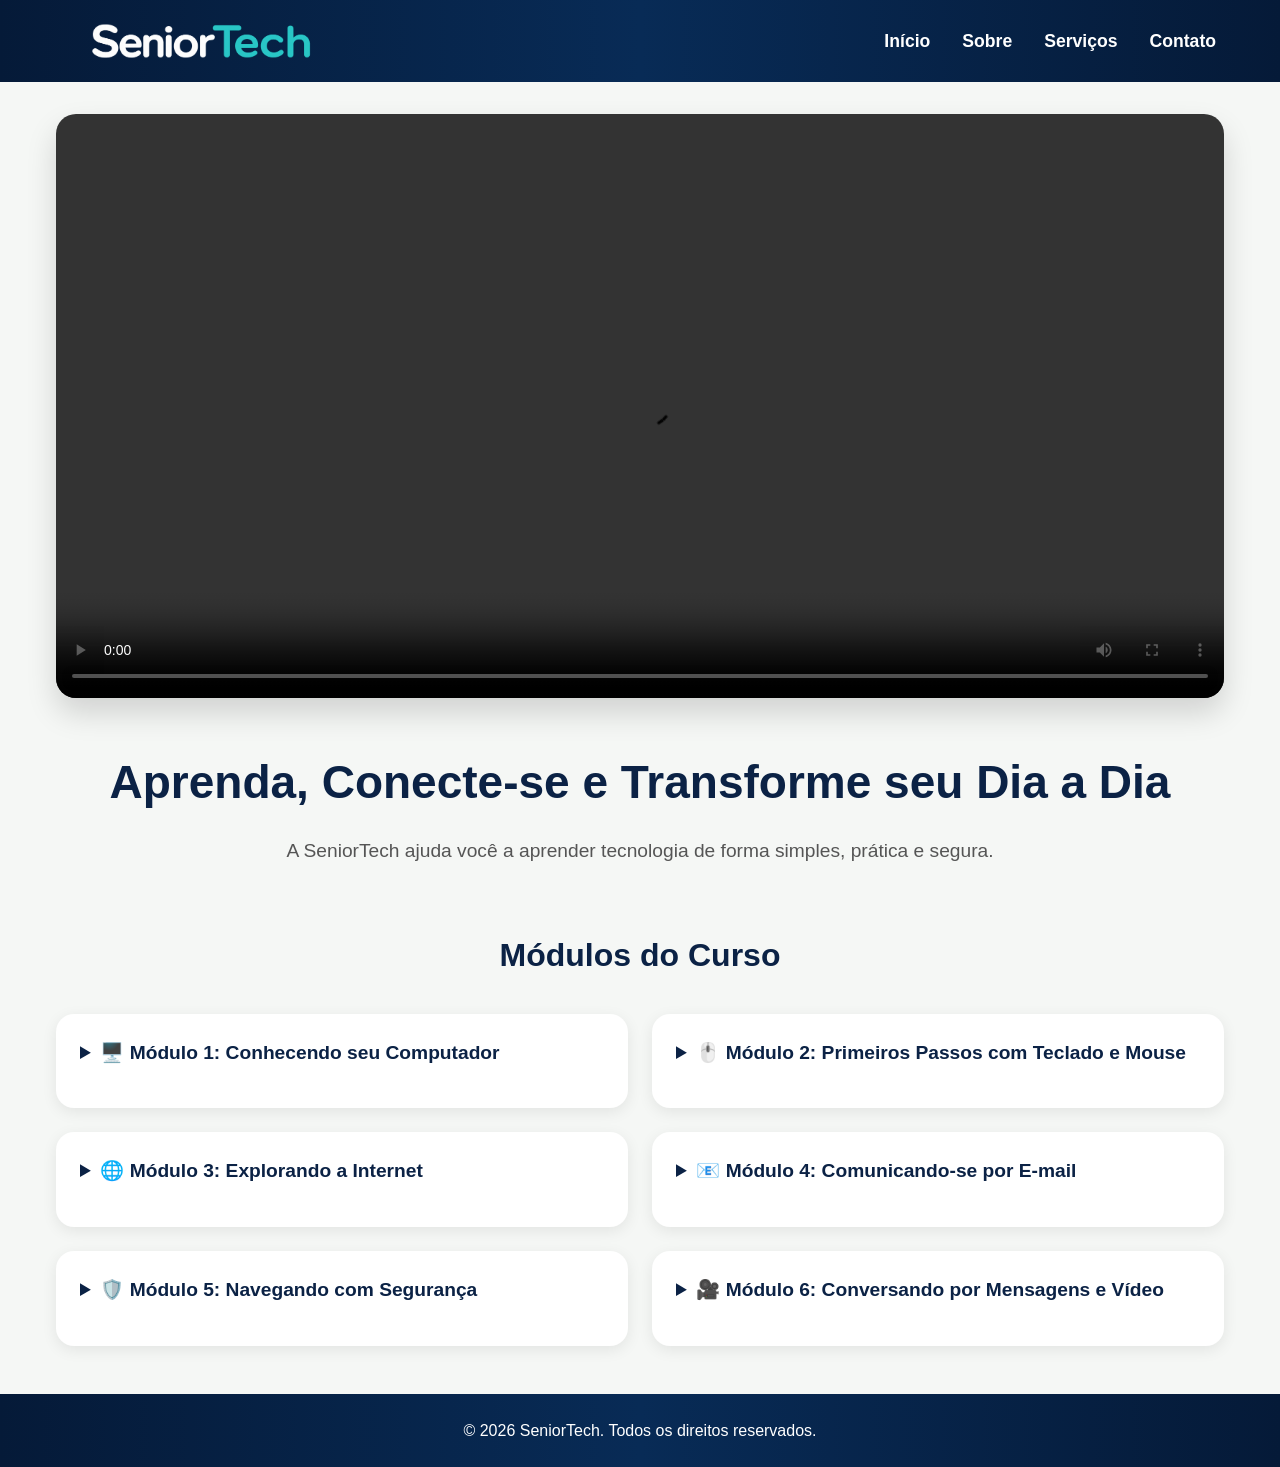
<file: index.html>
<!DOCTYPE html>
<html lang="pt-BR">
<head>
    <meta charset="UTF-8">
    <meta name="viewport" content="width=device-width, initial-scale=1.0">

    <title>SeniorTech</title>

    <link rel="icon" type="image/png" href="images/icon.png">

    <meta name="description"
          content="Aprenda tecnologia de forma simples, prática e segura com a SeniorTech.">

    <link rel="stylesheet" href="css/stylemain.css">
</head>

<body>

    <header>
        <div class="logo">
            <img src="images/logo.png" alt="Logo SeniorTech">
        </div>

        <nav>
            <a href="#">Início</a>
            <a href="#">Sobre</a>
            <a href="#">Serviços</a>
            <a href="#">Contato</a>
        </nav>
    </header>

    <section class="hero-video">
        <video controls preload="metadata">
            <source src="videos/intro.mp4" type="video/mp4">
            Seu navegador não suporta vídeos.
        </video>
    </section>

    <main>

    <section class="hero-text">
        <h1>Aprenda, Conecte-se e Transforme seu Dia a Dia</h1>

        <p>
            A SeniorTech ajuda você a aprender tecnologia de forma simples,
            prática e segura.
        </p>
    </section>

    <section class="modules">

        <h2>Módulos do Curso</h2>

        <div class="modules-grid">

            <details class="module">
                <summary>🖥️ Módulo 1: Conhecendo seu Computador</summary>

                <p>
                    Aprenda a identificar as principais partes do computador e para que cada uma serve.
                </p>

                <a href="modules/module01/m1l1.html">Abrir módulo</a>
            </details>

            <details class="module">
                <summary>🖱️ Módulo 2: Primeiros Passos com Teclado e Mouse</summary>

                <p>
                    Pratique movimentos básicos do mouse e o uso das teclas mais importantes.
                </p>

                <a href="modules/module02/m2l1.html">Abrir módulo</a>
            </details>

            <details class="module">
                <summary>🌐 Módulo 3: Explorando a Internet</summary>

                <p>
                    Descubra como acessar sites, fazer pesquisas e encontrar informações com segurança.
                </p>

                <a href="modules/module03/m3l1.html">Abrir módulo</a>
            </details>

            <details class="module">
                <summary>📧 Módulo 4: Comunicando-se por E-mail</summary>

                <p>
                    Aprenda a criar, enviar, receber e organizar mensagens de e-mail.
                </p>

                <a href="modules/module04/m4l1.html">Abrir módulo</a>
            </details>

            <details class="module">
                <summary>🛡️ Módulo 5: Navegando com Segurança</summary>

                <p>
                    Conheça cuidados importantes para evitar golpes e proteger seus dados online.
                </p>

                <a href="modules/module05/m5l1.html">Abrir módulo</a>
            </details>

            <details class="module">
                <summary>🎥 Módulo 6: Conversando por Mensagens e Vídeo</summary>

                <p>
                    Aprenda a conversar por mensagens e realizar chamadas de vídeo com familiares e amigos.
                </p>

                <a href="modules/module06/m6l1.html">Abrir módulo</a>
            </details>

        </div>

    </section>

</main>

    <footer>
        <p>&copy; 2026 SeniorTech. Todos os direitos reservados.</p>
    </footer>

    <script
        type="text/javascript"
        src="https://cdn.rybena.com.br/dom/master/latest/rybena.js">
    </script>

</body>
</html>
</file>
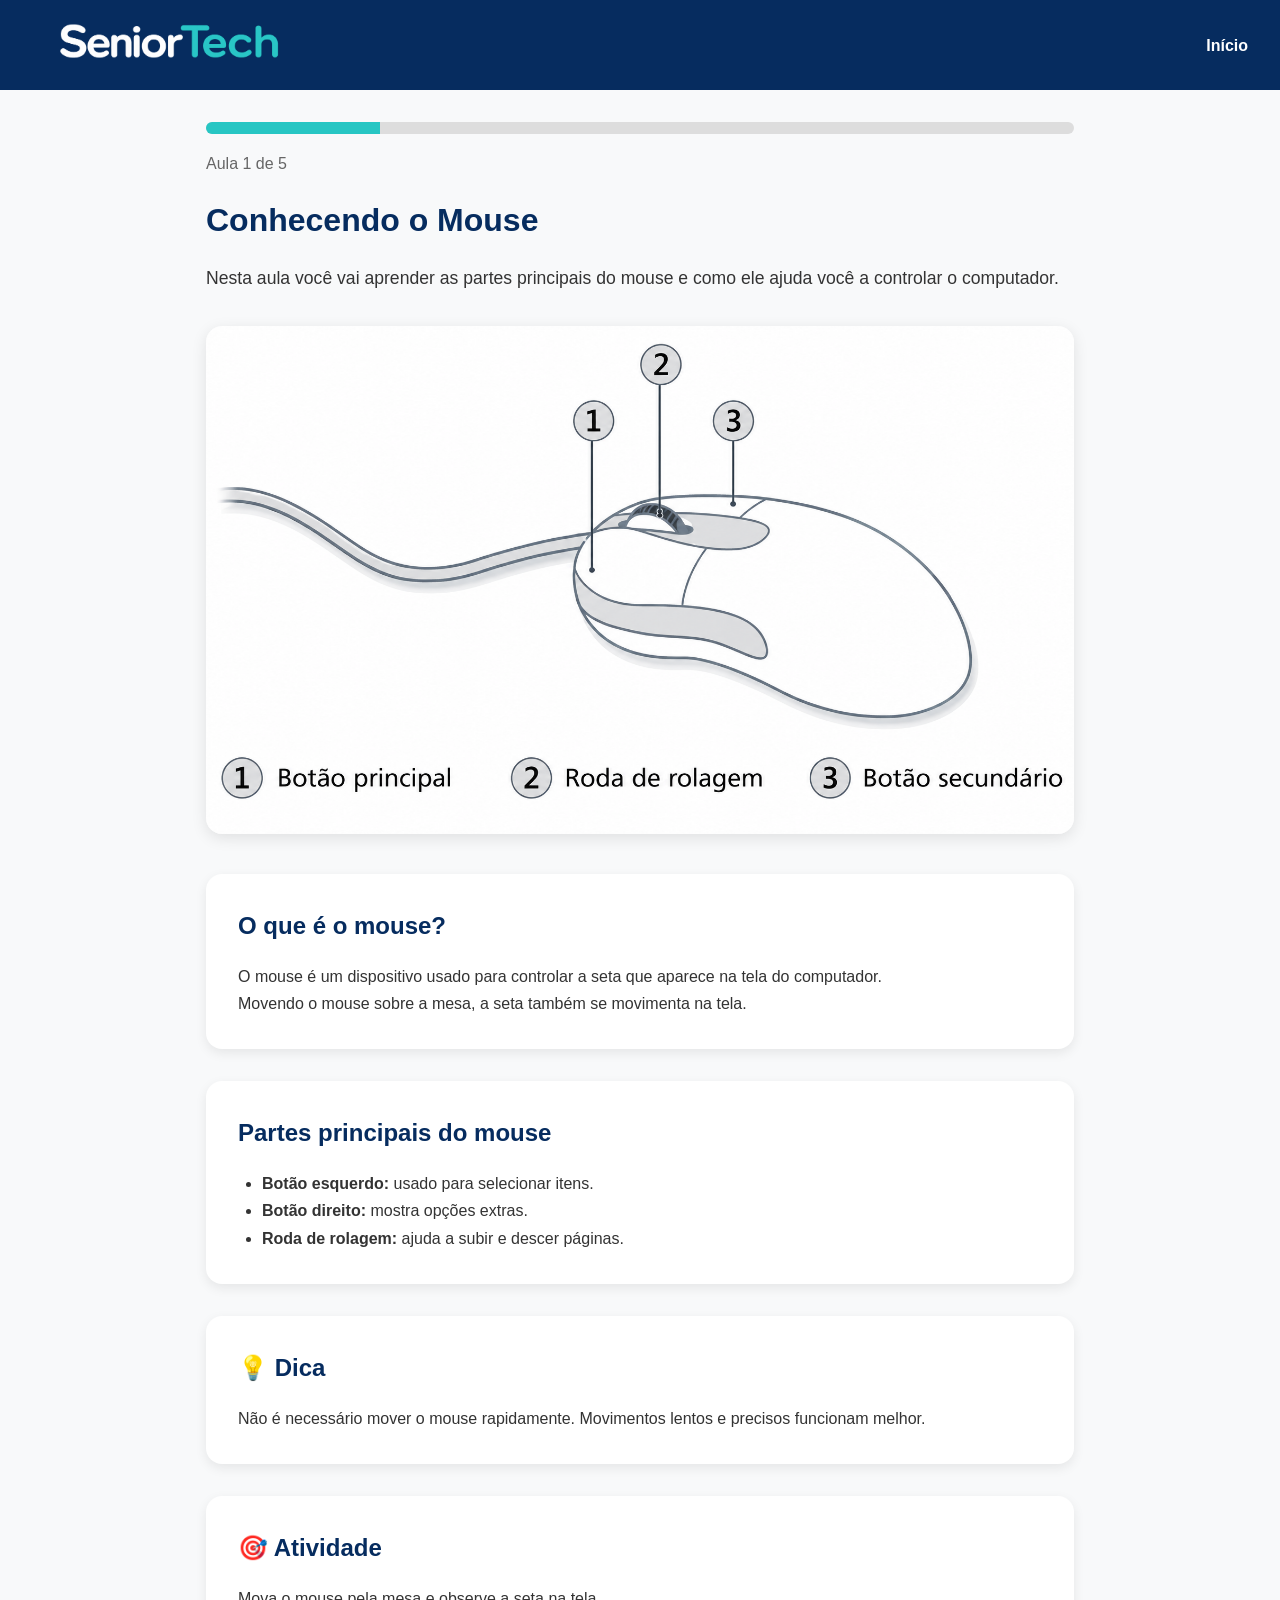
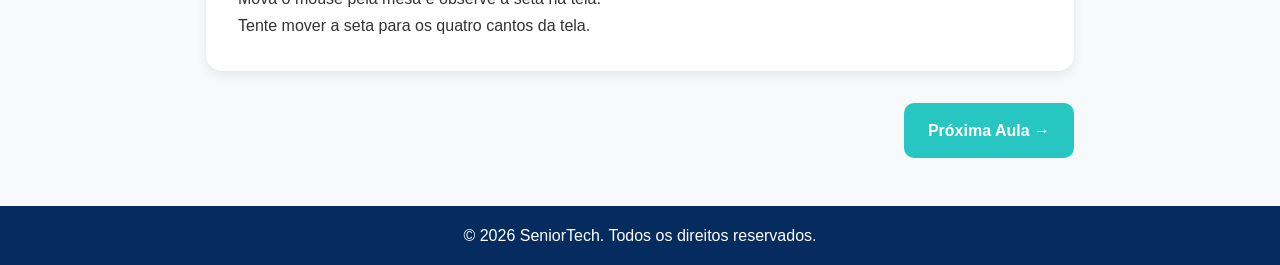
<file: modules/module02/m2l1.html>
<!DOCTYPE html>

<html lang="pt-BR">
<head>
    <meta charset="UTF-8">
    <meta name="viewport" content="width=device-width, initial-scale=1.0">
    <title>Aula 1 - Conhecendo o Mouse</title>

    <link rel="icon" type="image/png" href="images/icon.png">

<link rel="stylesheet" href="../../css/m02/stylemodule.css">

</head>

<body>

<header>


<div class="logo">
    <a href="../index.html">
        <img src="../../images/logo.png" alt="SeniorTech">
    </a>
</div>

<nav>
    <a href="../../index.html">Início</a>
</nav>


</header>

<main class="lesson">

<div class="progress">
    <div class="progress-fill" style="width:20%"></div>
</div>

<p class="lesson-number">
    Aula 1 de 5
</p>

<h1>Conhecendo o Mouse</h1>

<p class="intro">
    Nesta aula você vai aprender as partes principais do mouse e como ele ajuda você a controlar o computador.
</p>

<img
    class="lesson-image"
    src="../../images/mousedia.png"
    alt="Imagem de um mouse de computador">

<section class="content-card">

    <h2>O que é o mouse?</h2>

    <p>
        O mouse é um dispositivo usado para controlar a seta que aparece na tela do computador.
    </p>

    <p>
        Movendo o mouse sobre a mesa, a seta também se movimenta na tela.
    </p>

</section>

<section class="content-card">

    <h2>Partes principais do mouse</h2>

    <ul>
        <li><strong>Botão esquerdo:</strong> usado para selecionar itens.</li>

        <li><strong>Botão direito:</strong> mostra opções extras.</li>

        <li><strong>Roda de rolagem:</strong> ajuda a subir e descer páginas.</li>
    </ul>

</section>

<section class="tip-box">

    <h2>💡 Dica</h2>

    <p>
        Não é necessário mover o mouse rapidamente.
        Movimentos lentos e precisos funcionam melhor.
    </p>

</section>

<section class="activity-box">

    <h2>🎯 Atividade</h2>

    <p>
        Mova o mouse pela mesa e observe a seta na tela.
    </p>

    <p>
        Tente mover a seta para os quatro cantos da tela.
    </p>

</section>

<div class="lesson-nav">

    <a class="next-btn" href="m2l2.html">
        Próxima Aula →
    </a>

</div>

</main>

    <footer>
        <p>&copy; 2026 SeniorTech. Todos os direitos reservados.</p>
    </footer>

    <script
        type="text/javascript"
        src="https://cdn.rybena.com.br/dom/master/latest/rybena.js">
    </script>

</body>
</html>
</file>
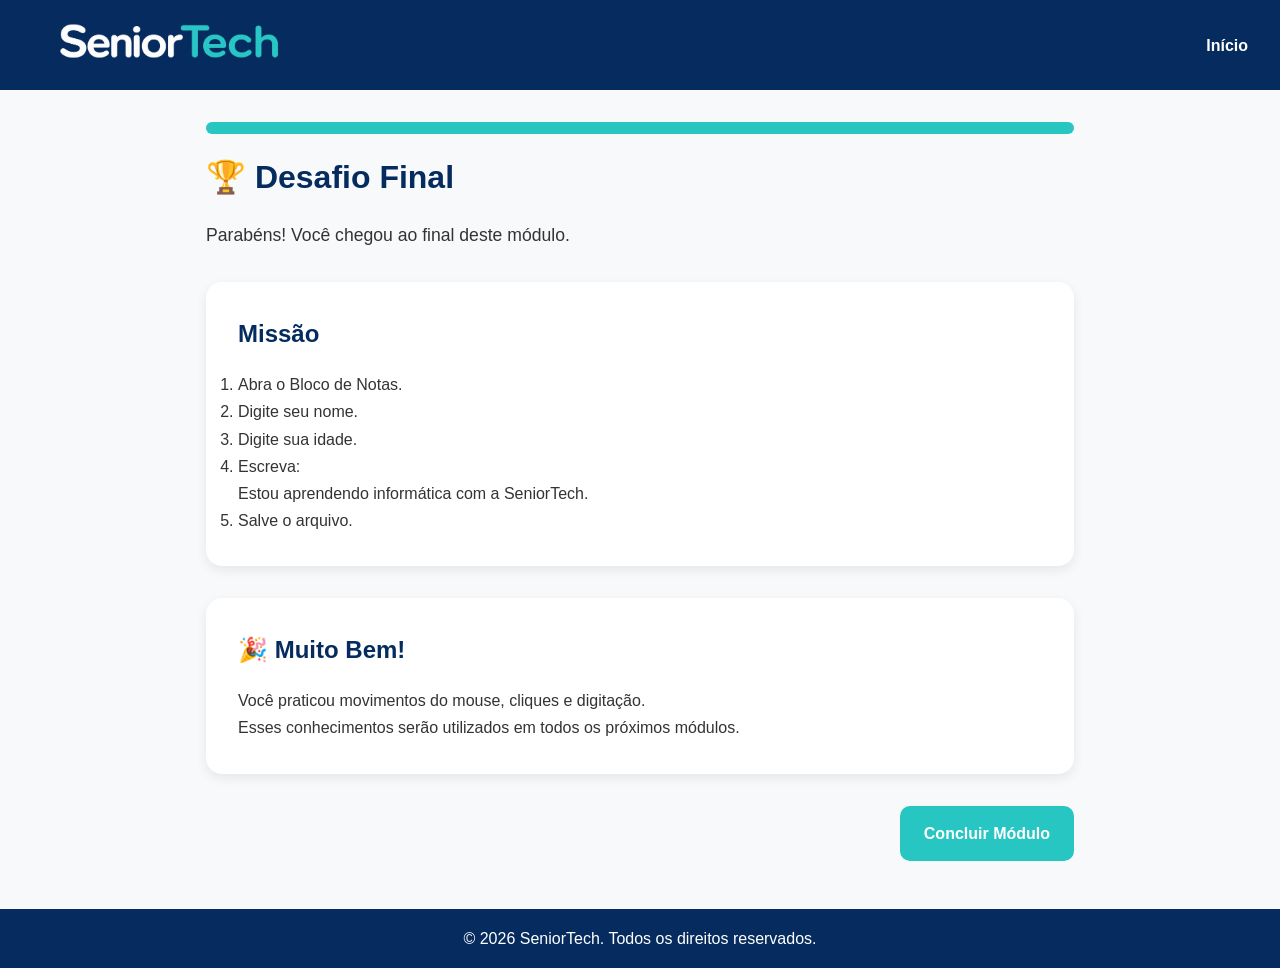
<file: modules/module02/m2lc.html>
<!DOCTYPE html>

<html lang="pt-BR">
<head>
    <meta charset="UTF-8">
    <meta name="viewport" content="width=device-width, initial-scale=1.0">
    <title>Aula 1 - Conhecendo o Mouse</title>

    <link rel="icon" type="image/png" href="images/icon.png">

<link rel="stylesheet" href="../../css/m02/stylemodule.css">

</head>

<body>

<header>


<div class="logo">
    <a href="../index.html">
        <img src="../../images/logo.png" alt="SeniorTech">
    </a>
</div>

<nav>
    <a href="../../index.html">Início</a>
</nav>


</header>

<main class="lesson">

    <div class="progress">
        <div class="progress-fill" style="width:100%"></div>
    </div>

    <h1>🏆 Desafio Final</h1>

    <p class="intro">
        Parabéns! Você chegou ao final deste módulo.
    </p>

    <section class="activity-box">

        <h2>Missão</h2>

        <ol>

            <li>Abra o Bloco de Notas.</li>

            <li>Digite seu nome.</li>

            <li>Digite sua idade.</li>

            <li>Escreva:</li>

        </ol>

        <blockquote>
            Estou aprendendo informática com a SeniorTech.
        </blockquote>

        <ol start="5">
            <li>Salve o arquivo.</li>
        </ol>

    </section>

    <section class="tip-box">

        <h2>🎉 Muito Bem!</h2>

        <p>
            Você praticou movimentos do mouse, cliques e digitação.
        </p>

        <p>
            Esses conhecimentos serão utilizados em todos os próximos módulos.
        </p>

    </section>

    <div class="lesson-nav">

        <a class="next-btn" href="../../index.html">
            Concluir Módulo
        </a>

    </div>

</main>

    <footer>
        <p>&copy; 2026 SeniorTech. Todos os direitos reservados.</p>
    </footer>

    <script
        type="text/javascript"
        src="https://cdn.rybena.com.br/dom/master/latest/rybena.js">
    </script>

</body>
</html>
</file>
<file: css/stylemain.css>
/* =========================
   RESET
========================= */

* {
    margin: 0;
    padding: 0;
    box-sizing: border-box;
}

/* =========================
   COLORS
========================= */

:root {
    --primary: #0b2245;
    --secondary: #122d5a;
    --accent: #27c6c3;
    --background: #f5f7f5;
    --text: #1f2937;
}

/* =========================
   BODY
========================= */

body {
    font-family: Arial, sans-serif;
    line-height: 1.6;

    background: var(--background);
    color: var(--text);

    min-height: 100vh;

    display: flex;
    flex-direction: column;
}

/* =========================
   HEADER
========================= */

header {
    background:
        linear-gradient(
            90deg,
            #051a38,
            #082b56,
            #051a38
        );

    display: flex;
    justify-content: space-between;
    align-items: center;

    padding: 1rem 4rem;
    max-height: 100px;
}

.logo img {
    height: 50px;
    width: auto;
    display: block;
}

/* =========================
   NAVIGATION
========================= */

nav {
    display: flex;
    gap: 2rem;
}

nav a {
    color: white;
    text-decoration: none;

    font-size: 1.1rem;
    font-weight: 600;

    transition: 0.3s;
}

nav a:hover {
    color: var(--accent);
}

/* =========================
   HERO VIDEO
========================= */

.hero-video {
    max-width: 1200px;

    width: 100%;

    margin: 2rem auto;
    padding: 0 1rem;
}

.hero-video video {
    width: 100%;

    display: block;

    border-radius: 20px;

    box-shadow:
        0 15px 30px rgba(0,0,0,0.15);
}

/* =========================
   HERO TEXT
========================= */

.hero-text {
    text-align: center;
    padding: 1rem;
}

.hero-text h1 {
    color: var(--primary);

    font-size: 46px;
    margin-bottom: 1rem;
}

.hero-text p {
    max-width: 1000px;

    margin: 0 auto;

    color: #555;
    font-size: 1.2rem;
}

/* =========================
   MAIN
========================= */

main {
    flex: 1;
}

/* =========================
   MODULES
========================= */

.modules {
    max-width: 1200px;
    margin: 3rem auto;

    padding: 0 1rem;
}

.modules h2 {
    text-align: center;

    color: var(--primary);

    font-size: 2rem;

    margin-bottom: 2rem;
}

.modules-grid {
    display: grid;

    grid-template-columns:
        repeat(auto-fit, minmax(500px, 1fr));

    gap: 1.5rem;
}

/* =========================
   MODULE CARD
========================= */

.module {
    background: white;

    padding: 1.5rem;

    border-radius: 18px;

    box-shadow:
        0 4px 15px rgba(0,0,0,0.08);

    transition:
        transform 0.2s,
        box-shadow 0.2s;
}

.module:hover {
    transform: translateY(-4px);

    box-shadow:
        0 8px 20px rgba(0,0,0,0.12);
}

.module summary {
    font-size: 1.2rem;
    font-weight: bold;

    cursor: pointer;

    color: var(--primary);

    margin-bottom: 1rem;
}

.module p {
    color: #555;

    margin-bottom: 1rem;
}

.module a {
    display: inline-block;

    background: var(--accent);

    color: white;

    text-decoration: none;

    padding: 12px 20px;

    border-radius: 10px;

    font-weight: bold;

    transition: 0.3s;
}

.module a:hover {
    filter: brightness(0.9);
}

/* =========================
   FOOTER
========================= */

footer {
    background:
        linear-gradient(
            90deg,
            #051a38,
            #082b56,
            #051a38
        );

    color: white;

    text-align: center;

    padding: 1.5rem;
}

/* =========================
   MOBILE
========================= */

@media (max-width: 768px) {

    header {
        flex-direction: column;
        gap: 1rem;

        padding: 1rem;
    }

    nav {
        flex-wrap: wrap;
        justify-content: center;
    }

    .logo img {
        height: 70px;
    }

    .hero-text h1 {
        font-size: 2rem;
    }

    .modules-grid {
        grid-template-columns: 1fr;
    }
}
</file>
<file: css/m02/stylemodule.css>
* {
  margin: 0;
  padding: 0;
  box-sizing: border-box;
  }

:root {
--primary: #062c5f;
--accent: #27c6c3;
--background: #f8f9fa;
}

body {
font-family: Arial, sans-serif;
background: var(--background);
color: #333;
line-height: 1.7;
}

header {
background: var(--primary);

display: flex;
justify-content: space-between;
align-items: center;
max-height: 120px;
padding: 1rem 2rem;

}

.logo img {
height: 50px;
}

nav a {
color: white;
text-decoration: none;
font-weight: bold;
}

.lesson {
max-width: 900px;


margin: 2rem auto;

padding: 0 1rem;

}

.progress {
height: 12px;

background: #ddd;

border-radius: 999px;

overflow: hidden;

margin-bottom: 1rem;

}

.progress-fill {
height: 100%;


background: var(--accent);


}

.lesson-number {
color: #666;

margin-bottom: 1rem;


}

h1 {
color: var(--primary);


margin-bottom: 1rem;


}

.intro {
font-size: 1.1rem;


margin-bottom: 2rem;


}

.lesson-image {
width: 100%;

border-radius: 16px;

margin-bottom: 2rem;

box-shadow: 0 4px 15px rgba(0,0,0,0.1);


}

.content-card,
.tip-box,
.activity-box {
background: white;

padding: 2rem;

border-radius: 16px;

margin-bottom: 2rem;

box-shadow: 0 4px 12px rgba(0,0,0,0.08);


}

.content-card h2,
.tip-box h2,
.activity-box h2 {
color: var(--primary);

margin-bottom: 1rem;

}

.content-card ul {
padding-left: 1.5rem;
}

.lesson-nav {
display: flex;
justify-content: flex-end;

margin-top: 2rem;


}

.next-btn {
background: var(--accent);


color: white;

text-decoration: none;

padding: 14px 24px;

border-radius: 10px;

font-weight: bold;


}

.next-btn:hover {
opacity: 0.9;
}

footer {
margin-top: 3rem;


background: var(--primary);

color: white;

text-align: center;

padding: 1rem;


}

.back-btn {
background: var(--accent);


color: white;

text-decoration: none;

padding: 14px 24px;

border-radius: 10px;

font-weight: bold;


}

.back-btn:hover {
opacity: 0.9;
}

footer {
margin-top: 3rem;


background: var(--primary);

color: white;

text-align: center;

padding: 1rem;


}
</file>
